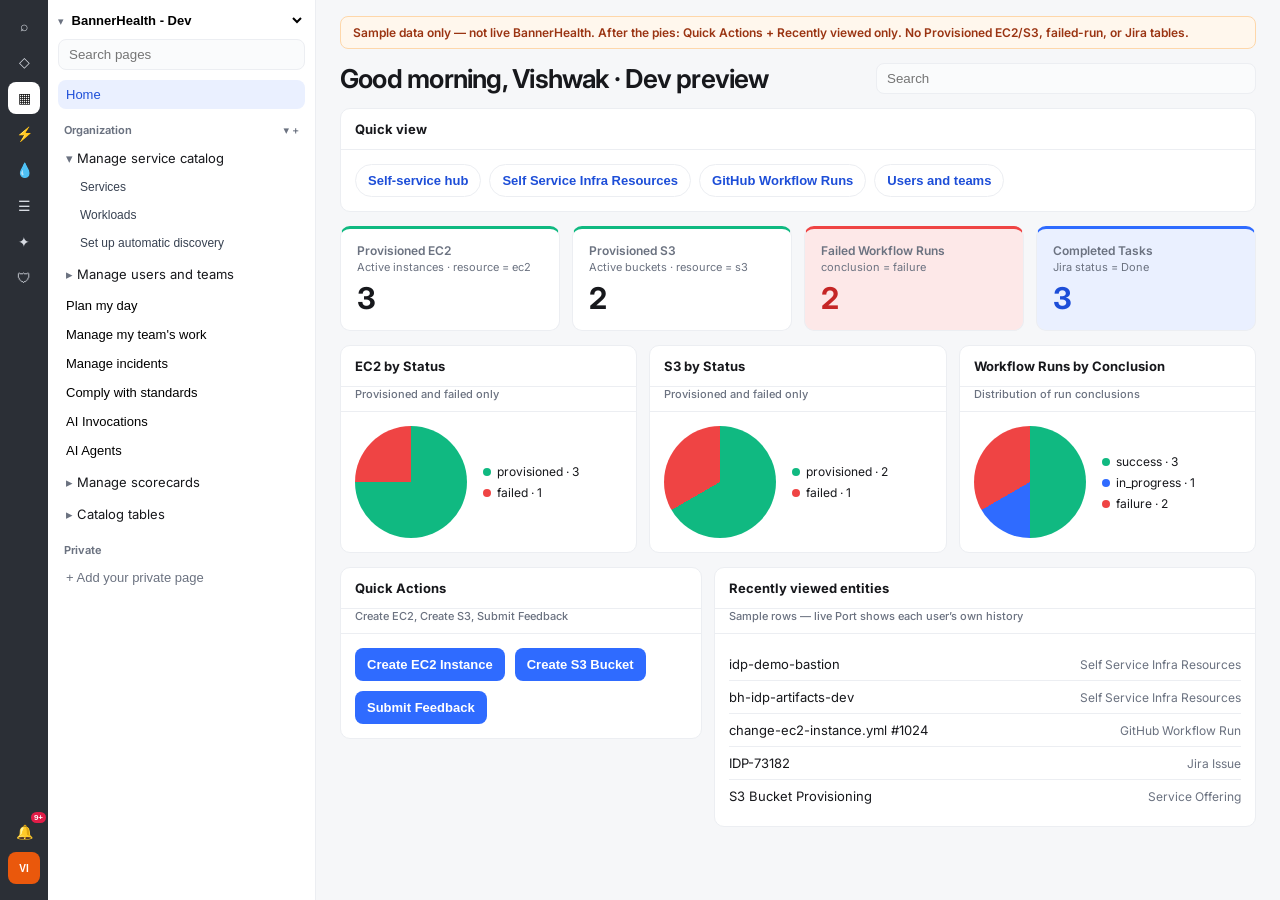
<file: dashboard/index.html>
<!DOCTYPE html>
<html lang="en">
<head>
  <meta charset="UTF-8" />
  <meta name="viewport" content="width=device-width, initial-scale=1.0" />
  <title>BannerHealth Home preview (sample data)</title>
  <link rel="preconnect" href="https://fonts.googleapis.com" />
  <link rel="preconnect" href="https://fonts.gstatic.com" crossorigin />
  <link href="https://fonts.googleapis.com/css2?family=Inter:wght@400;500;600;700&display=swap" rel="stylesheet" />
  <link rel="stylesheet" href="./styles.css" />
</head>
<body>
  <div class="shell">
    <nav class="rail" aria-label="Port modules">
      <button class="rail-btn" title="Search">⌕</button>
      <button class="rail-btn" title="Catalog">◇</button>
      <button class="rail-btn active" title="Home">▦</button>
      <button class="rail-btn" title="Self-service">⚡</button>
      <button class="rail-btn" title="Data">💧</button>
      <button class="rail-btn" title="Builder">☰</button>
      <button class="rail-btn" title="AI">✦</button>
      <button class="rail-btn" title="Security">🛡</button>
      <span class="rail-spacer"></span>
      <button class="rail-btn bell" title="Notifications">🔔<span>9+</span></button>
      <button class="rail-btn avatar" title="You">VI</button>
    </nav>

    <aside class="sidebar">
      <label class="org-switch">
        <span class="org-caret">▾</span>
        <select id="orgSwitch" aria-label="Port organization">
          <option value="dev">BannerHealth - Dev</option>
          <option value="qa">BannerHealth - QA</option>
          <option value="prod">BannerHealth - Prod</option>
        </select>
      </label>
      <input class="search" placeholder="Search pages" />

      <button class="nav home active">Home</button>

      <div class="nav-label">
        Organization
        <span class="nav-tools">▾ +</span>
      </div>

      <details open>
        <summary>Manage service catalog</summary>
        <button class="nav nested">Services</button>
        <button class="nav nested">Workloads</button>
        <button class="nav nested">Set up automatic discovery</button>
      </details>
      <details>
        <summary>Manage users and teams</summary>
        <button class="nav nested">Users</button>
        <button class="nav nested">Environments</button>
        <button class="nav nested">Teams</button>
        <button class="nav nested">Groups</button>
      </details>
      <button class="nav">Plan my day</button>
      <button class="nav">Manage my team's work</button>
      <button class="nav">Manage incidents</button>
      <button class="nav">Comply with standards</button>
      <button class="nav">AI Invocations</button>
      <button class="nav">AI Agents</button>
      <details>
        <summary>Manage scorecards</summary>
        <button class="nav nested">Scorecards</button>
        <button class="nav nested">Scorecard rules</button>
        <button class="nav nested">Scorecard rule results</button>
      </details>
      <details>
        <summary>Catalog tables</summary>
        <button class="nav nested" data-table="jira">Self-Service Feedback</button>
        <button class="nav nested">Deployments</button>
        <button class="nav nested" data-table="runs">GitHub Workflow Runs</button>
        <button class="nav nested">GitHub Workflows</button>
        <button class="nav nested" data-table="ec2">Self Service Infra Resources</button>
        <button class="nav nested">AWS AMIs</button>
        <button class="nav nested">AWS Security Groups</button>
        <button class="nav nested">AWS Subnets</button>
        <button class="nav nested" data-table="ec2">Terraform-managed EC2</button>
        <button class="nav nested">Classic Load Balancers</button>
        <button class="nav nested">AWS KMS Keys</button>
        <button class="nav nested">Jira Teams</button>
      </details>

      <div class="nav-label">Private</div>
      <button class="nav muted">+ Add your private page</button>
    </aside>

    <main>
      <div class="sample-banner">
        Sample data only — not live BannerHealth. After the pies: Quick Actions + Recently viewed only. No Provisioned EC2/S3, failed-run, or Jira tables.
      </div>
      <header class="top">
        <h1 id="greeting">Good afternoon</h1>
        <input class="search wide" id="globalSearch" placeholder="Search" />
      </header>

      <section class="quick-links" id="quickLinks"></section>
      <section class="kpis" id="kpis"></section>
      <section class="pies" id="pies"></section>
      <section class="actions-and-viewed" id="actionsAndViewed">
        <section class="actions" id="actions"></section>
        <section class="recent" id="recentlyViewed"></section>
      </section>
    </main>
  </div>
  <script src="./app.js"></script>
</body>
</html>
</file>
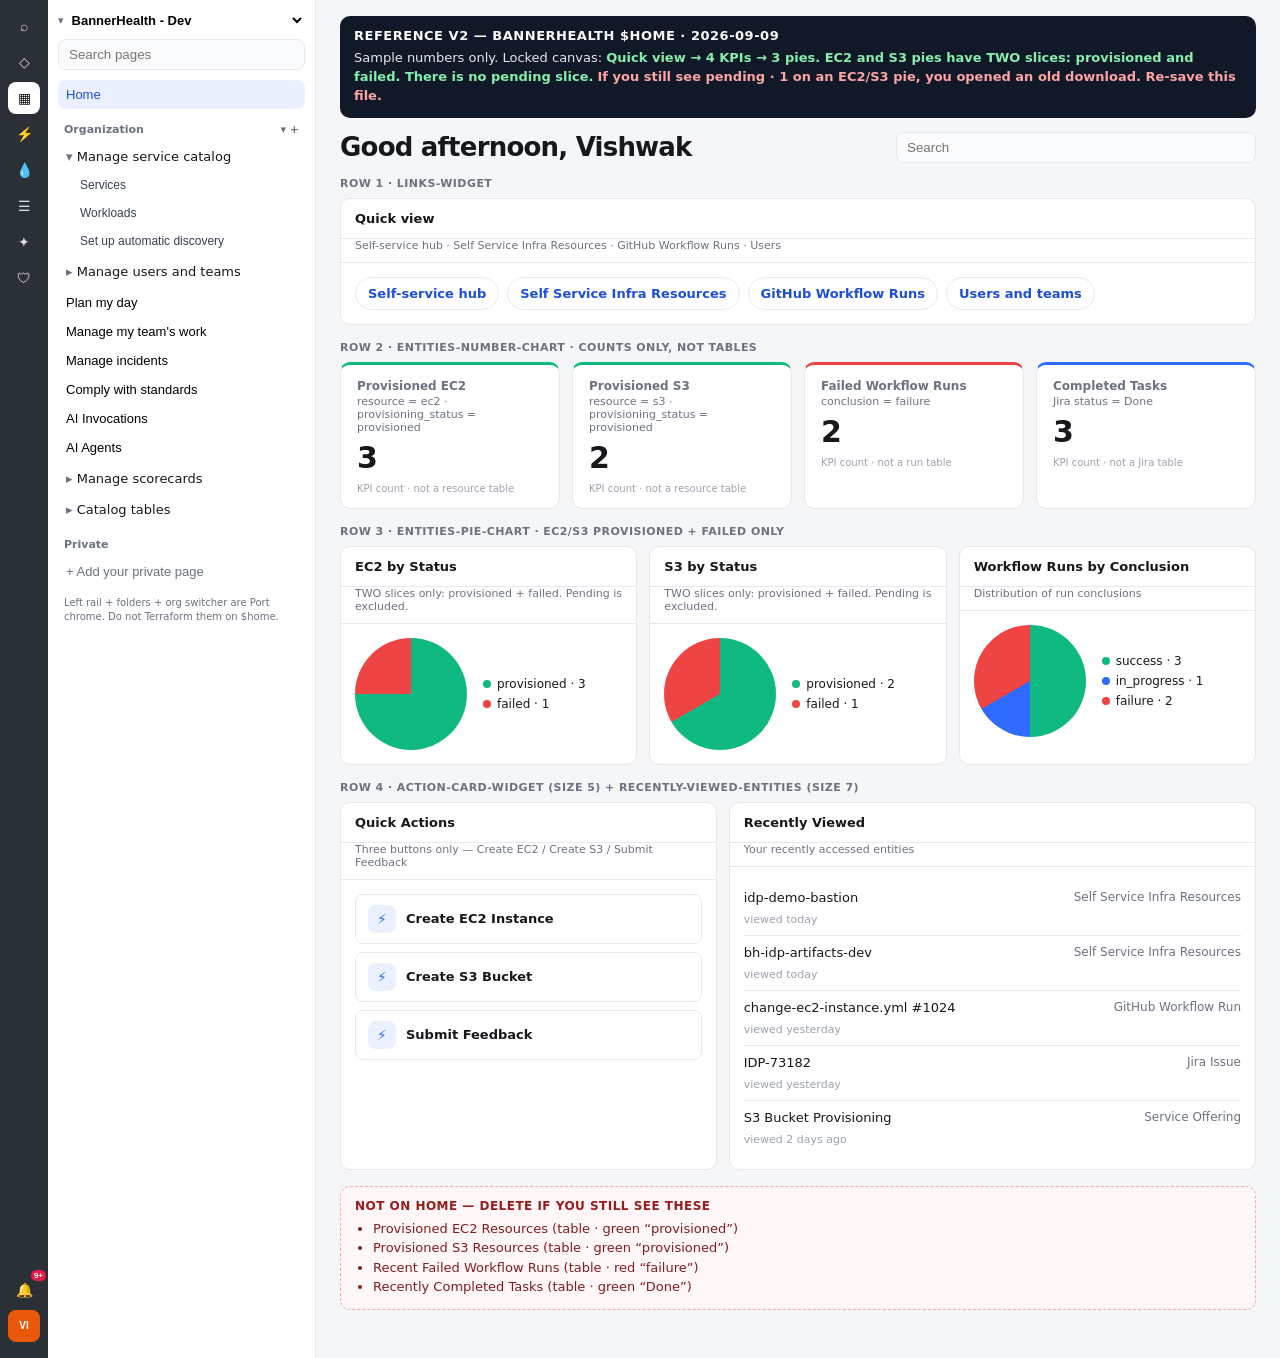
<file: dashboard/HOME-v2-no-pending.html>
<!DOCTYPE html>
<html lang="en">
<head>
  <meta charset="UTF-8" />
  <meta name="viewport" content="width=device-width, initial-scale=1.0" />
  <title>BannerHealth Home v2 — EC2/S3 pies have no pending</title>
  <style>
:root {
  --bg: #f4f6f8;
  --card: #fff;
  --text: #17181c;
  --muted: #6b7280;
  --line: #e6e8ee;
  --blue: #2f6bff;
  --green: #067a57;
  --amber: #b45309;
  --red: #c52626;
  --rail: #2b2f36;
}
* { box-sizing: border-box; }
body {
  margin: 0;
  font-family: Inter, "Segoe UI", system-ui, sans-serif;
  color: var(--text);
  background: var(--bg);
}
.shell {
  display: grid;
  grid-template-columns: 48px 268px 1fr;
  min-height: 100vh;
}
.rail {
  background: var(--rail);
  color: #d7dbe2;
  display: flex;
  flex-direction: column;
  align-items: center;
  padding: 10px 0 16px;
  gap: 4px;
}
.rail-btn {
  width: 32px; height: 32px; border: 0; border-radius: 8px;
  background: transparent; color: inherit; font-size: 14px; position: relative;
}
.rail-btn.active { background: #fff; color: #111; }
.rail-spacer { flex: 1; }
.bell span {
  position: absolute; top: -4px; right: -6px; background: #e11d48; color: #fff;
  font-size: 8px; font-weight: 700; padding: 1px 3px; border-radius: 8px;
}
.avatar { background: #ea580c; color: #fff; font-size: 10px; font-weight: 700; }
.sidebar {
  background: #fff; border-right: 1px solid var(--line); padding: 12px 10px 32px; overflow: auto;
}
.org-switch {
  display: flex; align-items: center; gap: 4px; font-weight: 650; font-size: 13px; margin-bottom: 10px;
}
.org-switch select { border: 0; font-weight: 650; font-size: 13px; width: 100%; background: transparent; }
.org-caret { color: var(--muted); font-size: 11px; }
.search {
  width: 100%; border: 1px solid var(--line); border-radius: 8px; padding: 7px 10px;
  background: #fafbfc; margin-bottom: 10px;
}
.search.wide { max-width: 360px; margin: 0; }
.nav-label {
  font-size: 11px; color: var(--muted); font-weight: 650; margin: 14px 6px 6px;
  display: flex; justify-content: space-between;
}
.nav, summary {
  width: 100%; text-align: left; border: 0; background: transparent;
  padding: 7px 8px; border-radius: 8px; font-size: 13px;
}
.nav.home.active, .nav:hover, summary:hover { background: #eaf0ff; color: #1d4ed8; }
.nav.nested { padding-left: 22px; font-size: 12px; color: #374151; }
.nav.muted { color: var(--muted); }
details { margin: 2px 0; }
summary { list-style: none; font-size: 13px; }
summary::-webkit-details-marker { display: none; }
summary::before { content: "▸ "; color: var(--muted); }
details[open] > summary::before { content: "▾ "; }
.chrome-note {
  margin: 10px 6px 0; font-size: 10px; color: var(--muted); line-height: 1.4;
}
main { padding: 16px 24px 48px; overflow: auto; }
.spec {
  background: #111827; color: #f9fafb; border-radius: 10px; padding: 12px 14px; margin-bottom: 14px;
}
.spec h2 { margin: 0 0 6px; font-size: 13px; font-weight: 700; letter-spacing: 0.04em; text-transform: uppercase; }
.spec p { margin: 0; font-size: 13px; line-height: 1.45; color: #e5e7eb; }
.spec .keep { color: #86efac; font-weight: 650; }
.spec .drop { color: #fca5a5; font-weight: 650; }
.top { display: flex; justify-content: space-between; align-items: center; gap: 16px; margin-bottom: 14px; }
.top h1 { font-size: 26px; font-weight: 650; margin: 0; letter-spacing: -0.03em; }
.row-label {
  font-size: 11px; font-weight: 700; color: #6b7280; letter-spacing: 0.04em;
  text-transform: uppercase; margin: 0 0 8px;
}
.quick-links, .kpis, .pies, .actions-and-viewed { margin-bottom: 16px; }
.kpis { display: grid; grid-template-columns: repeat(4, 1fr); gap: 12px; }
.pies { display: grid; grid-template-columns: repeat(3, 1fr); gap: 12px; }
.actions-and-viewed {
  display: grid; grid-template-columns: 5fr 7fr; gap: 12px; align-items: stretch;
}
.kpi, .card {
  background: var(--card); border: 1px solid var(--line); border-radius: 10px;
}
.kpi { padding: 14px 16px; border-top: 3px solid #c9d4e8; }
.kpi.good { border-top-color: #10b981; }
.kpi.bad { border-top-color: #ef4444; }
.kpi.info { border-top-color: var(--blue); }
.kpi .label { font-size: 12px; color: var(--muted); font-weight: 600; }
.kpi .hint { font-size: 11px; color: var(--muted); margin-top: 2px; }
.kpi .value { font-size: 30px; font-weight: 700; margin-top: 6px; letter-spacing: -0.04em; }
.kpi .type { font-size: 10px; color: #9ca3af; margin-top: 8px; }
.card h3 { margin: 0; font-size: 13px; padding: 12px 14px; border-bottom: 1px solid var(--line); }
.card .sub { font-size: 11px; color: var(--muted); font-weight: 500; margin: 0; padding: 0 14px 10px; border-bottom: 1px solid var(--line); }
.card-b { padding: 14px; }
.quick-chips { display: flex; flex-wrap: wrap; gap: 8px; }
.chip {
  border: 1px solid var(--line); background: #fff; border-radius: 999px;
  padding: 8px 12px; font-size: 13px; color: #1d4ed8; font-weight: 600;
}
.pie-wrap { display: flex; align-items: center; gap: 16px; }
.pie { width: 112px; height: 112px; border-radius: 50%; flex: 0 0 auto; }
.legend { font-size: 12px; display: grid; gap: 6px; }
.swatch { width: 8px; height: 8px; border-radius: 50%; display: inline-block; margin-right: 6px; }
.action-list { display: grid; gap: 8px; }
.action {
  display: flex; align-items: center; gap: 10px; border: 1px solid var(--line);
  border-radius: 8px; padding: 10px 12px; font-size: 13px; font-weight: 600;
}
.bolt {
  width: 28px; height: 28px; border-radius: 8px; background: #eaf0ff; color: var(--blue);
  display: grid; place-items: center; font-size: 14px; flex: 0 0 auto;
}
.recent .row {
  display: grid; grid-template-columns: 1fr auto; gap: 8px 12px;
  padding: 9px 0; border-bottom: 1px solid var(--line); font-size: 13px;
}
.recent .row:last-child { border-bottom: 0; }
.recent .type { color: var(--muted); font-size: 12px; }
.recent .when { color: #9ca3af; font-size: 11px; grid-column: 1 / -1; }
.excluded {
  border: 1px dashed #fca5a5; background: #fff7f7; border-radius: 10px; padding: 12px 14px;
}
.excluded h3 { margin: 0 0 6px; font-size: 12px; color: #991b1b; text-transform: uppercase; letter-spacing: 0.04em; }
.excluded ul { margin: 0; padding-left: 18px; color: #7f1d1d; font-size: 13px; line-height: 1.5; }
@media (max-width: 1200px) {
  .kpis, .pies { grid-template-columns: 1fr 1fr; }
  .actions-and-viewed { grid-template-columns: 1fr; }
}
@media (max-width: 900px) {
  .shell { grid-template-columns: 1fr; }
  .rail, .sidebar { display: none; }
  .kpis, .pies { grid-template-columns: 1fr; }
}
  </style>
</head>
<body>
  <div class="shell">
    <nav class="rail" aria-label="Port modules">
      <button class="rail-btn" title="Search">⌕</button>
      <button class="rail-btn" title="Catalog">◇</button>
      <button class="rail-btn active" title="Home">▦</button>
      <button class="rail-btn" title="Self-service">⚡</button>
      <button class="rail-btn" title="Data">💧</button>
      <button class="rail-btn" title="Builder">☰</button>
      <button class="rail-btn" title="AI">✦</button>
      <button class="rail-btn" title="Security">🛡</button>
      <span class="rail-spacer"></span>
      <button class="rail-btn bell" title="Notifications">🔔<span>9+</span></button>
      <button class="rail-btn avatar" title="You">VI</button>
    </nav>

    <aside class="sidebar">
      <label class="org-switch">
        <span class="org-caret">▾</span>
        <select aria-label="Port organization">
          <option>BannerHealth - Dev</option>
          <option>BannerHealth - QA</option>
          <option>BannerHealth - Prod</option>
        </select>
      </label>
      <input class="search" placeholder="Search pages" />
      <button class="nav home active">Home</button>
      <div class="nav-label">Organization <span>▾ +</span></div>
      <details open>
        <summary>Manage service catalog</summary>
        <button class="nav nested">Services</button>
        <button class="nav nested">Workloads</button>
        <button class="nav nested">Set up automatic discovery</button>
      </details>
      <details>
        <summary>Manage users and teams</summary>
        <button class="nav nested">Users</button>
        <button class="nav nested">Environments</button>
        <button class="nav nested">Teams</button>
        <button class="nav nested">Groups</button>
      </details>
      <button class="nav">Plan my day</button>
      <button class="nav">Manage my team's work</button>
      <button class="nav">Manage incidents</button>
      <button class="nav">Comply with standards</button>
      <button class="nav">AI Invocations</button>
      <button class="nav">AI Agents</button>
      <details>
        <summary>Manage scorecards</summary>
        <button class="nav nested">Scorecards</button>
        <button class="nav nested">Scorecard rules</button>
        <button class="nav nested">Scorecard rule results</button>
      </details>
      <details>
        <summary>Catalog tables</summary>
        <button class="nav nested">Self-Service Feedback</button>
        <button class="nav nested">Deployments</button>
        <button class="nav nested">GitHub Workflow Runs</button>
        <button class="nav nested">GitHub Workflows</button>
        <button class="nav nested">Self Service Infra Resources</button>
        <button class="nav nested">AWS AMIs</button>
        <button class="nav nested">AWS Security Groups</button>
        <button class="nav nested">AWS Subnets</button>
        <button class="nav nested">Terraform-managed EC2</button>
        <button class="nav nested">Classic Load Balancers</button>
        <button class="nav nested">AWS KMS Keys</button>
        <button class="nav nested">Jira Teams</button>
      </details>
      <div class="nav-label">Private</div>
      <button class="nav muted">+ Add your private page</button>
      <p class="chrome-note">Left rail + folders + org switcher are Port chrome. Do not Terraform them on $home.</p>
    </aside>

    <main>
      <div class="spec">
        <h2>Reference v2 — BannerHealth $home · 2026-09-09</h2>
        <p>
          Sample numbers only. Locked canvas:
          <span class="keep">Quick view → 4 KPIs → 3 pies. EC2 and S3 pies have TWO slices: provisioned and failed. There is no pending slice.</span>
          <span class="drop">If you still see pending · 1 on an EC2/S3 pie, you opened an old download. Re-save this file.</span>
        </p>
      </div>

      <header class="top">
        <h1>Good afternoon, Vishwak</h1>
        <input class="search wide" placeholder="Search" />
      </header>

      <p class="row-label">Row 1 · links-widget</p>
      <section class="quick-links">
        <article class="card">
          <h3>Quick view</h3>
          <p class="sub">Self-service hub · Self Service Infra Resources · GitHub Workflow Runs · Users</p>
          <div class="card-b quick-chips">
            <span class="chip">Self-service hub</span>
            <span class="chip">Self Service Infra Resources</span>
            <span class="chip">GitHub Workflow Runs</span>
            <span class="chip">Users and teams</span>
          </div>
        </article>
      </section>

      <p class="row-label">Row 2 · entities-number-chart · counts only, not tables</p>
      <section class="kpis">
        <div class="kpi good">
          <div class="label">Provisioned EC2</div>
          <div class="hint">resource = ec2 · provisioning_status = provisioned</div>
          <div class="value">3</div>
          <div class="type">KPI count · not a resource table</div>
        </div>
        <div class="kpi good">
          <div class="label">Provisioned S3</div>
          <div class="hint">resource = s3 · provisioning_status = provisioned</div>
          <div class="value">2</div>
          <div class="type">KPI count · not a resource table</div>
        </div>
        <div class="kpi bad">
          <div class="label">Failed Workflow Runs</div>
          <div class="hint">conclusion = failure</div>
          <div class="value">2</div>
          <div class="type">KPI count · not a run table</div>
        </div>
        <div class="kpi info">
          <div class="label">Completed Tasks</div>
          <div class="hint">Jira status = Done</div>
          <div class="value">3</div>
          <div class="type">KPI count · not a Jira table</div>
        </div>
      </section>

      <p class="row-label">Row 3 · entities-pie-chart · EC2/S3 provisioned + failed only</p>
      <section class="pies">
        <article class="card">
          <h3>EC2 by Status</h3>
          <p class="sub">TWO slices only: provisioned + failed. Pending is excluded.</p>
          <div class="card-b pie-wrap">
            <div class="pie" style="background:conic-gradient(#10b981 0deg 270deg,#ef4444 270deg 360deg)"></div>
            <div class="legend">
              <div><span class="swatch" style="background:#10b981"></span>provisioned · 3</div>
              <div><span class="swatch" style="background:#ef4444"></span>failed · 1</div>
            </div>
          </div>
        </article>
        <article class="card">
          <h3>S3 by Status</h3>
          <p class="sub">TWO slices only: provisioned + failed. Pending is excluded.</p>
          <div class="card-b pie-wrap">
            <div class="pie" style="background:conic-gradient(#10b981 0deg 240deg,#ef4444 240deg 360deg)"></div>
            <div class="legend">
              <div><span class="swatch" style="background:#10b981"></span>provisioned · 2</div>
              <div><span class="swatch" style="background:#ef4444"></span>failed · 1</div>
            </div>
          </div>
        </article>
        <article class="card">
          <h3>Workflow Runs by Conclusion</h3>
          <p class="sub">Distribution of run conclusions</p>
          <div class="card-b pie-wrap">
            <div class="pie" style="background:conic-gradient(#10b981 0deg 180deg,#2f6bff 180deg 240deg,#ef4444 240deg 360deg)"></div>
            <div class="legend">
              <div><span class="swatch" style="background:#10b981"></span>success · 3</div>
              <div><span class="swatch" style="background:#2f6bff"></span>in_progress · 1</div>
              <div><span class="swatch" style="background:#ef4444"></span>failure · 2</div>
            </div>
          </div>
        </article>
      </section>

      <p class="row-label">Row 4 · action-card-widget (size 5) + recently-viewed-entities (size 7)</p>
      <section class="actions-and-viewed">
        <article class="card">
          <h3>Quick Actions</h3>
          <p class="sub">Three buttons only — Create EC2 / Create S3 / Submit Feedback</p>
          <div class="card-b action-list">
            <div class="action"><span class="bolt">⚡</span>Create EC2 Instance</div>
            <div class="action"><span class="bolt">⚡</span>Create S3 Bucket</div>
            <div class="action"><span class="bolt">⚡</span>Submit Feedback</div>
          </div>
        </article>
        <article class="card recent">
          <h3>Recently Viewed</h3>
          <p class="sub">Your recently accessed entities</p>
          <div class="card-b">
            <div class="row"><span>idp-demo-bastion</span><span class="type">Self Service Infra Resources</span><span class="when">viewed today</span></div>
            <div class="row"><span>bh-idp-artifacts-dev</span><span class="type">Self Service Infra Resources</span><span class="when">viewed today</span></div>
            <div class="row"><span>change-ec2-instance.yml #1024</span><span class="type">GitHub Workflow Run</span><span class="when">viewed yesterday</span></div>
            <div class="row"><span>IDP-73182</span><span class="type">Jira Issue</span><span class="when">viewed yesterday</span></div>
            <div class="row"><span>S3 Bucket Provisioning</span><span class="type">Service Offering</span><span class="when">viewed 2 days ago</span></div>
          </div>
        </article>
      </section>

      <div class="excluded">
        <h3>Not on Home — delete if you still see these</h3>
        <ul>
          <li>Provisioned EC2 Resources (table · green “provisioned”)</li>
          <li>Provisioned S3 Resources (table · green “provisioned”)</li>
          <li>Recent Failed Workflow Runs (table · red “failure”)</li>
          <li>Recently Completed Tasks (table · green “Done”)</li>
        </ul>
      </div>
    </main>
  </div>
</body>
</html>
</file>
<file: dashboard/styles.css>
:root {
  --bg: #f6f7f9;
  --card: #fff;
  --text: #17181c;
  --muted: #6b7280;
  --line: #eceef2;
  --blue: #2f6bff;
  --green: #067a57;
  --amber: #b45309;
  --red: #c52626;
  --rail: #2b2f36;
}
* { box-sizing: border-box; }
body {
  margin: 0;
  font-family: Inter, "Segoe UI", system-ui, sans-serif;
  color: var(--text);
  background: var(--bg);
}
.shell {
  display: grid;
  grid-template-columns: 48px 268px 1fr;
  min-height: 100vh;
}
.rail {
  background: var(--rail);
  color: #d7dbe2;
  display: flex;
  flex-direction: column;
  align-items: center;
  padding: 10px 0 16px;
  gap: 4px;
}
.rail-btn {
  width: 32px;
  height: 32px;
  border: 0;
  border-radius: 8px;
  background: transparent;
  color: inherit;
  cursor: default;
  font-size: 14px;
  position: relative;
}
.rail-btn.active { background: #fff; color: #111; }
.rail-spacer { flex: 1; }
.bell span {
  position: absolute;
  top: -4px;
  right: -6px;
  background: #e11d48;
  color: #fff;
  font-size: 8px;
  font-weight: 700;
  padding: 1px 3px;
  border-radius: 8px;
}
.avatar {
  background: #ea580c;
  color: #fff;
  font-size: 10px;
  font-weight: 700;
}
.sidebar {
  background: #fff;
  border-right: 1px solid var(--line);
  padding: 12px 10px 32px;
  overflow: auto;
}
.org-switch {
  display: flex;
  align-items: center;
  gap: 4px;
  font-weight: 650;
  font-size: 13px;
  margin-bottom: 10px;
}
.org-switch select {
  border: 0;
  font-weight: 650;
  font-size: 13px;
  width: 100%;
  background: transparent;
  cursor: pointer;
}
.org-caret { color: var(--muted); font-size: 11px; }
.search {
  width: 100%;
  border: 1px solid var(--line);
  border-radius: 8px;
  padding: 7px 10px;
  background: #fafbfc;
  margin-bottom: 10px;
}
.search.wide { max-width: 380px; margin: 0; }
.nav-label {
  font-size: 11px;
  color: var(--muted);
  font-weight: 650;
  margin: 14px 6px 6px;
  display: flex;
  justify-content: space-between;
}
.nav-tools { font-weight: 500; }
.nav, summary {
  width: 100%;
  text-align: left;
  border: 0;
  background: transparent;
  padding: 7px 8px;
  border-radius: 8px;
  font-size: 13px;
  cursor: pointer;
}
.nav.home.active, .nav.active, .nav:hover, summary:hover { background: #eaf0ff; color: #1d4ed8; }
.nav.nested { padding-left: 22px; font-size: 12px; color: #374151; }
.nav.muted { color: var(--muted); }
details { margin: 2px 0; }
summary {
  list-style: none;
  font-size: 13px;
}
summary::-webkit-details-marker { display: none; }
summary::before { content: "▸ "; color: var(--muted); }
details[open] > summary::before { content: "▾ "; }
main { padding: 16px 24px 56px; overflow: auto; }
.sample-banner {
  background: #fff7ed;
  border: 1px solid #fed7aa;
  color: #9a3412;
  font-size: 12px;
  font-weight: 600;
  padding: 8px 12px;
  border-radius: 8px;
  margin-bottom: 14px;
}
.top {
  display: flex;
  justify-content: space-between;
  align-items: center;
  gap: 16px;
  margin-bottom: 14px;
}
.top h1 { font-size: 26px; font-weight: 650; margin: 0; letter-spacing: -0.03em; }
.quick-links, .kpis, .pies { margin-bottom: 14px; }
.actions-and-viewed {
  display: grid;
  grid-template-columns: 2fr 3fr;
  gap: 12px;
  margin-bottom: 14px;
  align-items: start;
}
.actions, .recent { margin-bottom: 0; }
.recent .row {
  display: flex;
  justify-content: space-between;
  align-items: baseline;
  gap: 12px;
  padding: 8px 0;
  border-bottom: 1px solid var(--line);
  font-size: 13px;
}
.recent .row:last-child { border-bottom: 0; }
.recent .type { color: var(--muted); font-size: 12px; white-space: nowrap; }
.quick-chips {
  display: flex;
  flex-wrap: wrap;
  gap: 8px;
}
.chip {
  border: 1px solid var(--line);
  background: #fff;
  border-radius: 999px;
  padding: 8px 12px;
  font-size: 13px;
  color: #1d4ed8;
  font-weight: 600;
  cursor: pointer;
}
.kpis { display: grid; grid-template-columns: repeat(4, 1fr); gap: 12px; }
.kpi, .card {
  background: var(--card);
  border: 1px solid var(--line);
  border-radius: 10px;
}
.kpi { padding: 14px 16px; border-top: 3px solid #c9d4e8; }
.kpi.warn { border-top-color: #f59e0b; }
.kpi.bad { border-top-color: #ef4444; }
.kpi.good { border-top-color: #10b981; }
.kpi.info { border-top-color: var(--blue); }
.kpi .label { font-size: 12px; color: var(--muted); font-weight: 600; }
.kpi .hint { font-size: 11px; color: var(--muted); margin-top: 2px; }
.kpi .value { font-size: 30px; font-weight: 700; margin-top: 6px; letter-spacing: -0.04em; }
.pies { display: grid; grid-template-columns: repeat(3, 1fr); gap: 12px; }
.card h3 { margin: 0; font-size: 13px; padding: 12px 14px; border-bottom: 1px solid var(--line); }
.card .sub { font-size: 11px; color: var(--muted); font-weight: 500; margin: 0; padding: 0 14px 10px; border-bottom: 1px solid var(--line); }
.card-b { padding: 14px; }
.pie-wrap { display: flex; align-items: center; gap: 16px; }
.pie { width: 112px; height: 112px; border-radius: 50%; flex: 0 0 auto; }
.legend { font-size: 12px; display: grid; gap: 6px; }
.swatch { width: 8px; height: 8px; border-radius: 50%; display: inline-block; margin-right: 6px; }
.action-row { display: flex; flex-wrap: wrap; gap: 10px; }
.btn {
  border: 0;
  background: var(--blue);
  color: #fff;
  border-radius: 8px;
  padding: 9px 12px;
  font-weight: 600;
  font-size: 13px;
  cursor: pointer;
}
.tables-stack { display: grid; gap: 14px; }
table { width: 100%; border-collapse: collapse; font-size: 13px; }
th, td { text-align: left; padding: 8px; border-bottom: 1px solid var(--line); }
th { color: var(--muted); font-size: 11px; }
.badge { border-radius: 999px; padding: 2px 8px; font-size: 11px; font-weight: 650; }
.ok { background: #e4f7ee; color: var(--green); }
.warn { background: #fff4df; color: var(--amber); }
.bad { background: #fde8e8; color: var(--red); }
.info { background: #eaf0ff; color: #1d4ed8; }
.empty { color: var(--muted); font-size: 13px; padding: 8px 0; }
@media (max-width: 1200px) {
  .kpis, .pies { grid-template-columns: 1fr 1fr; }
  .actions-and-viewed { grid-template-columns: 1fr; }
}
@media (max-width: 900px) {
  .shell { grid-template-columns: 1fr; }
  .rail { display: none; }
  .kpis, .pies, .actions-and-viewed { grid-template-columns: 1fr; }
}
</file>
